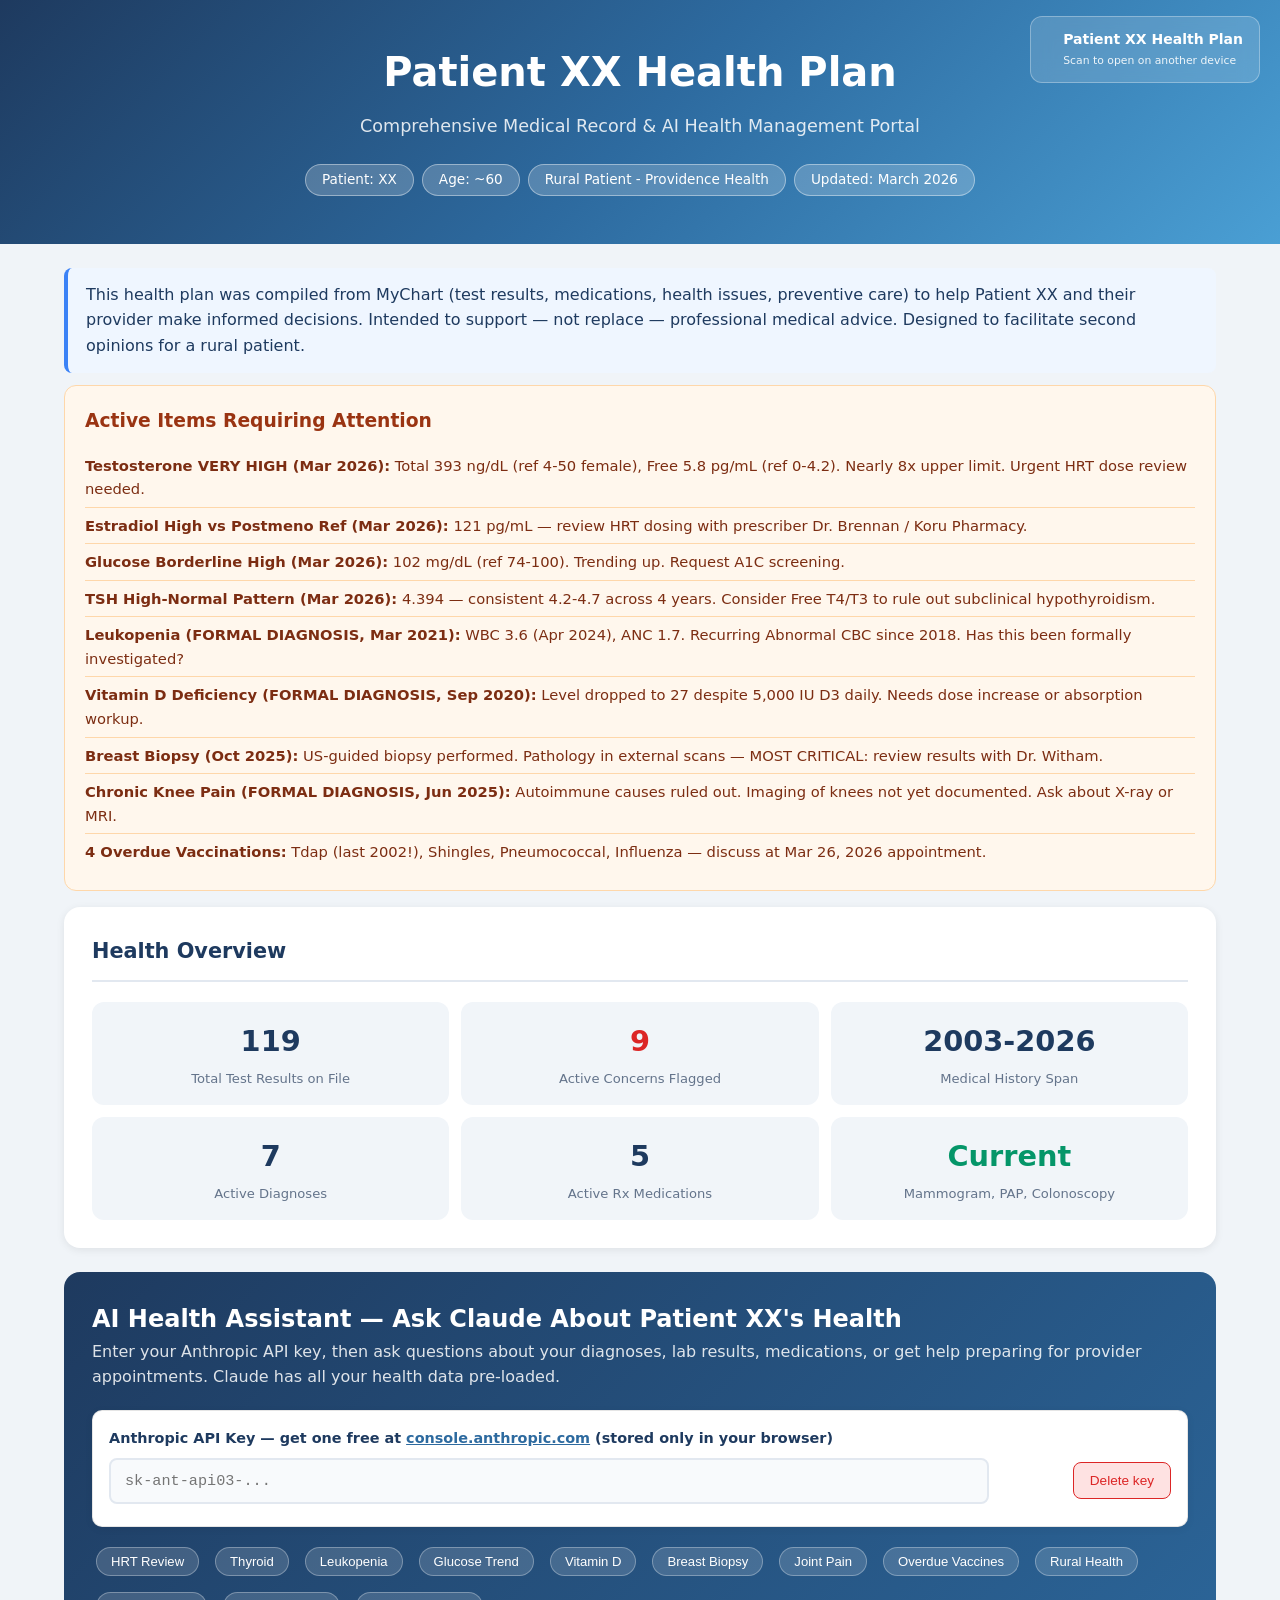
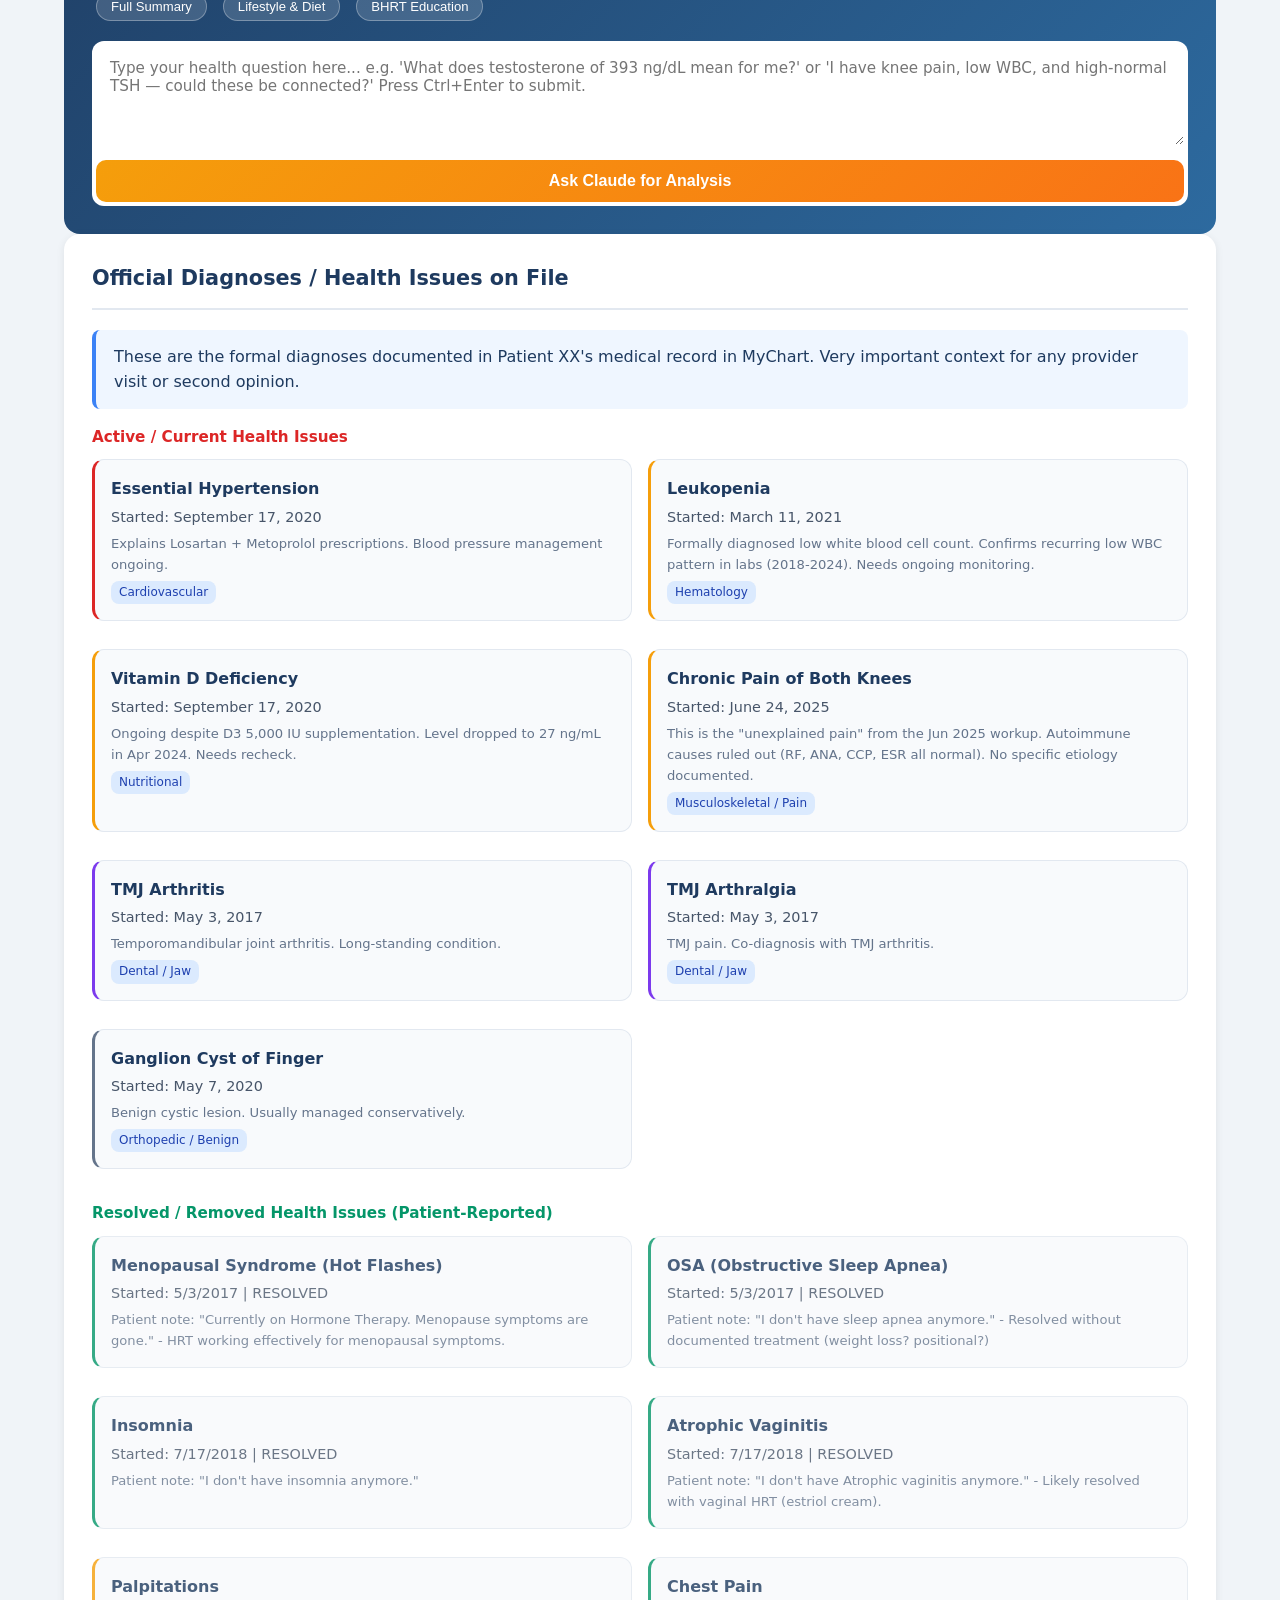
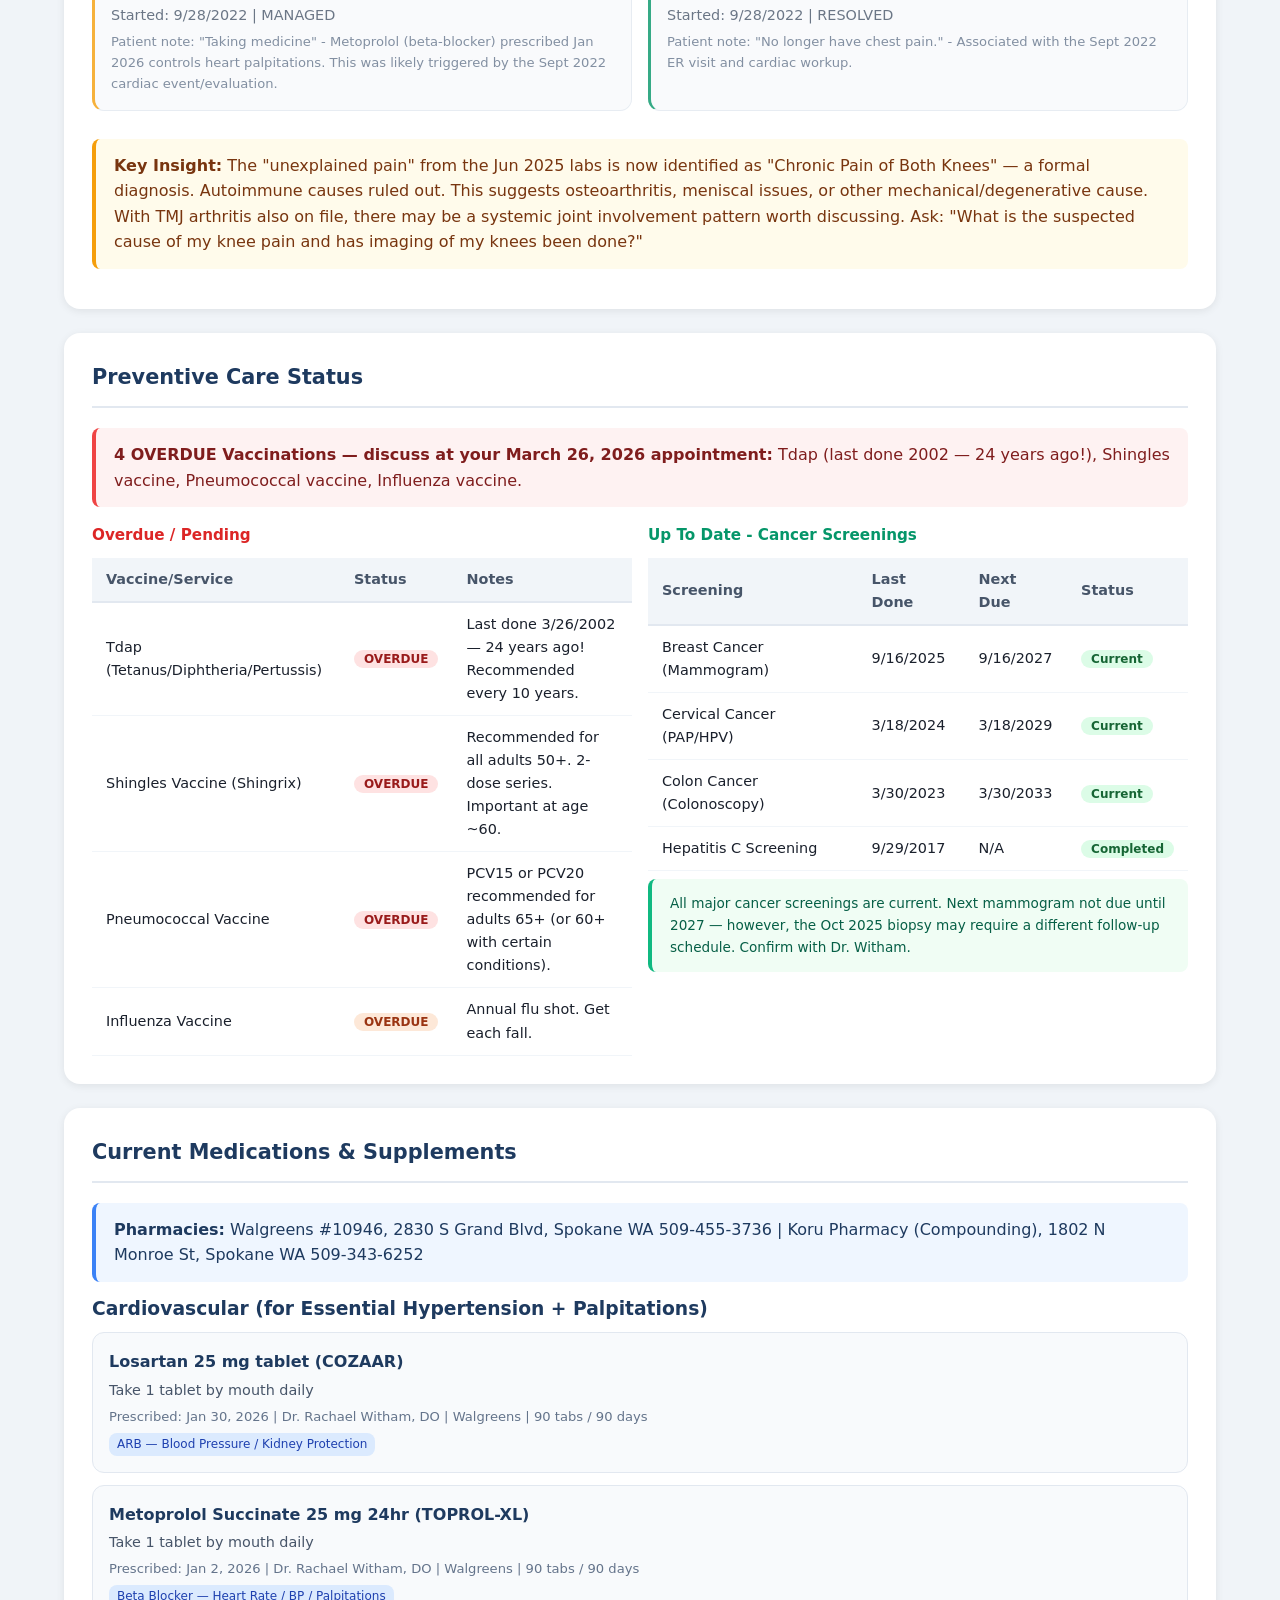
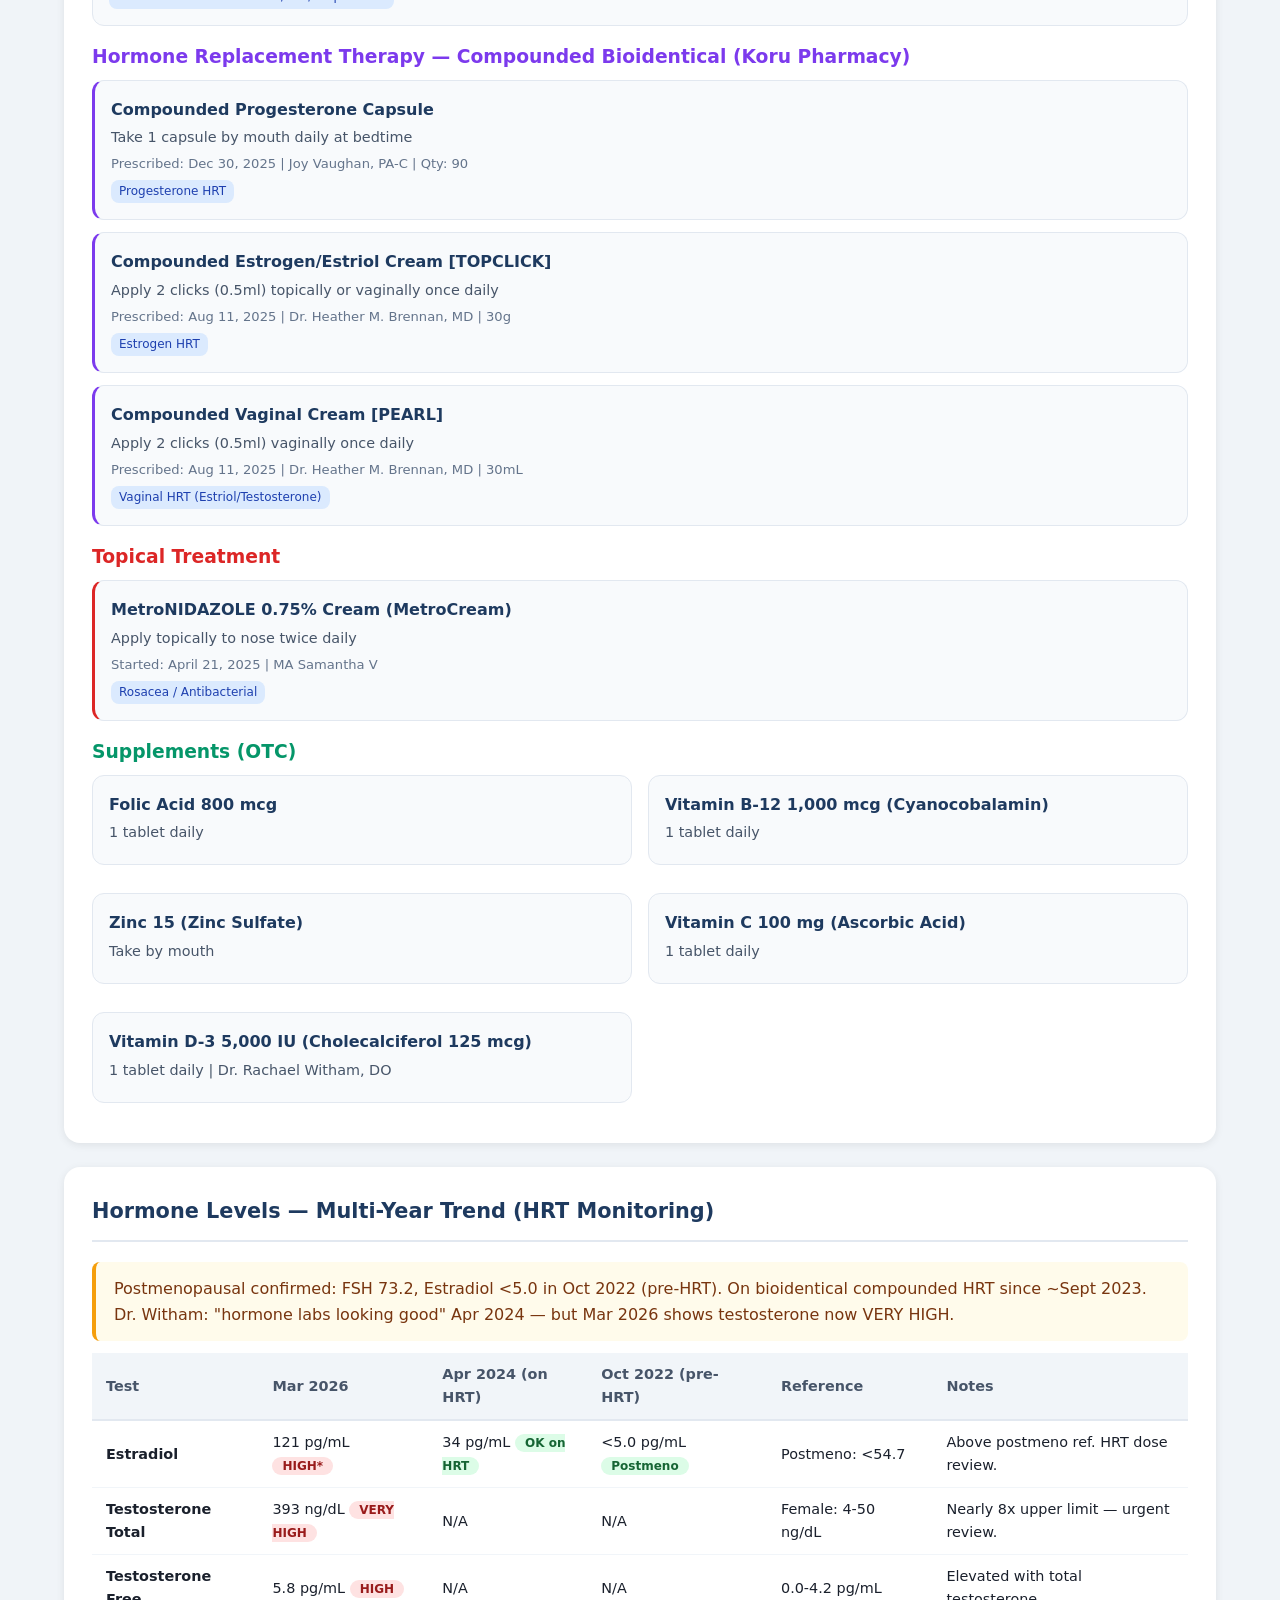
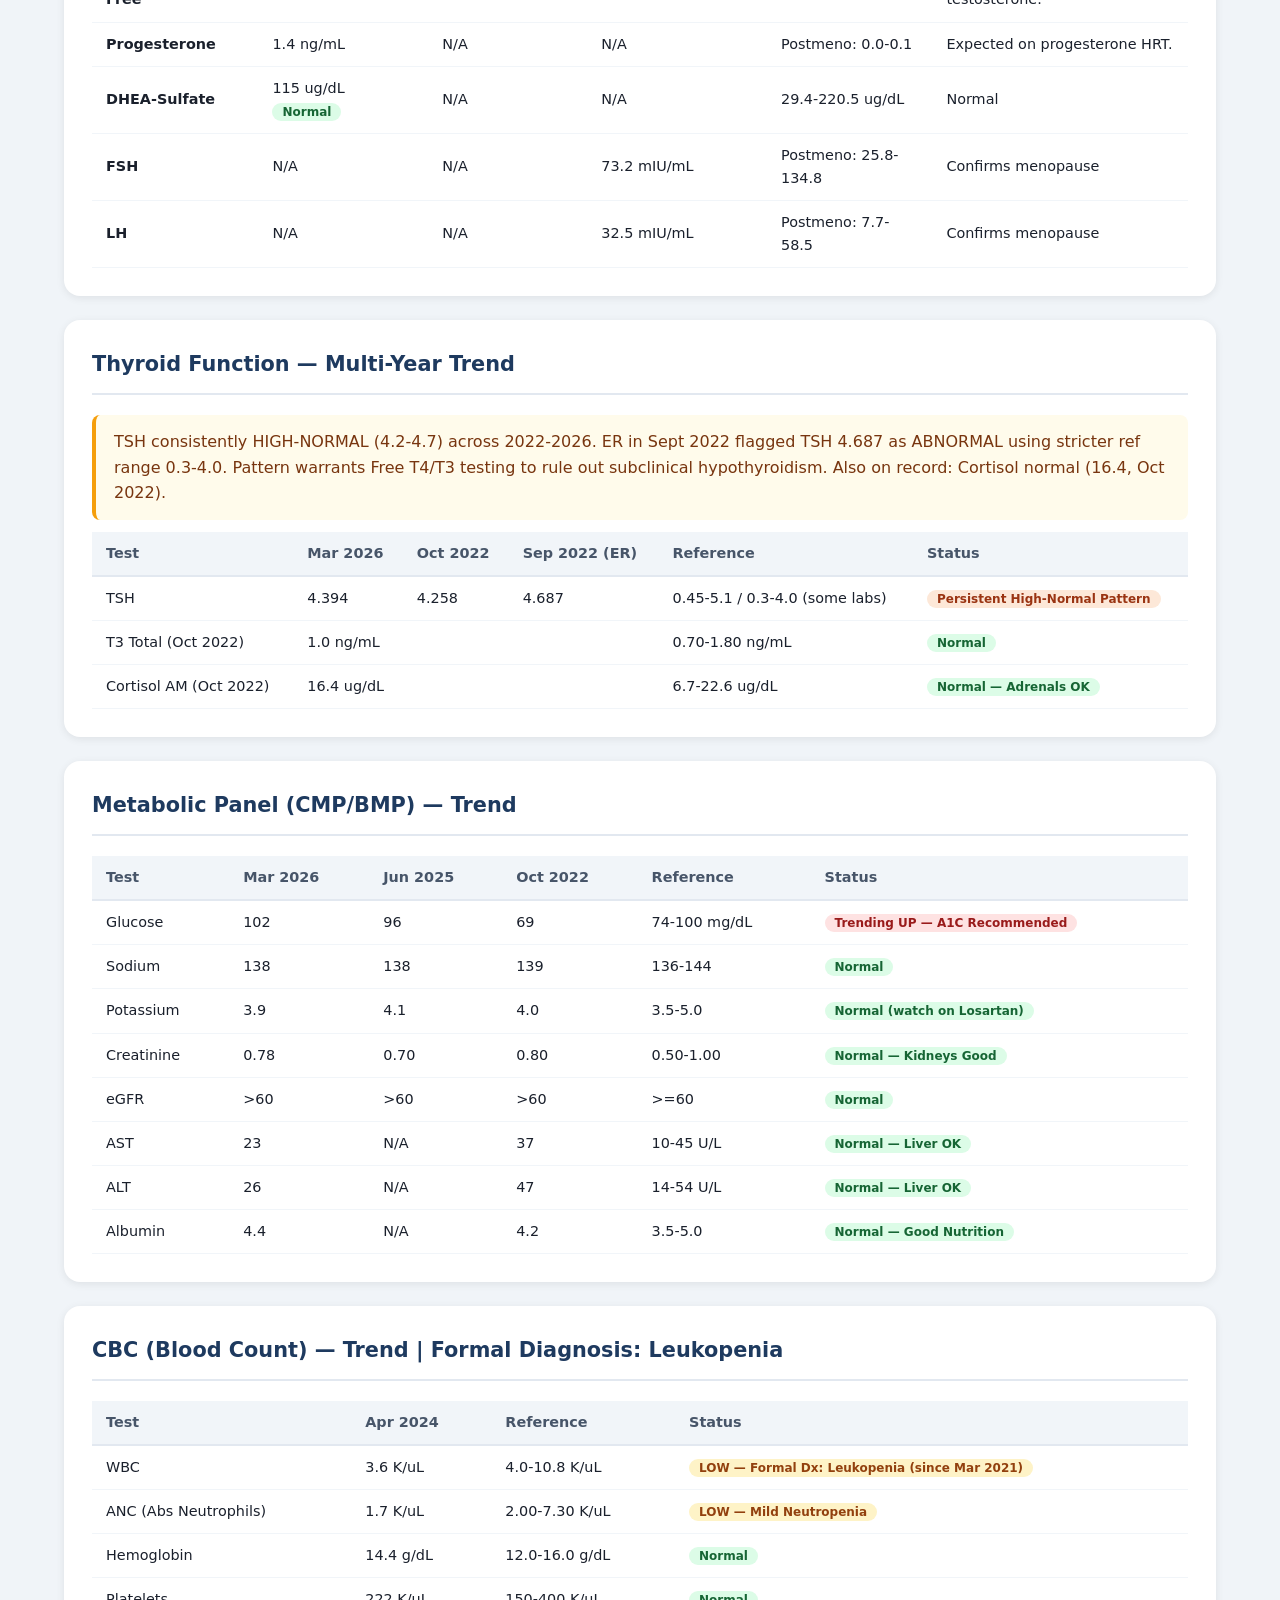
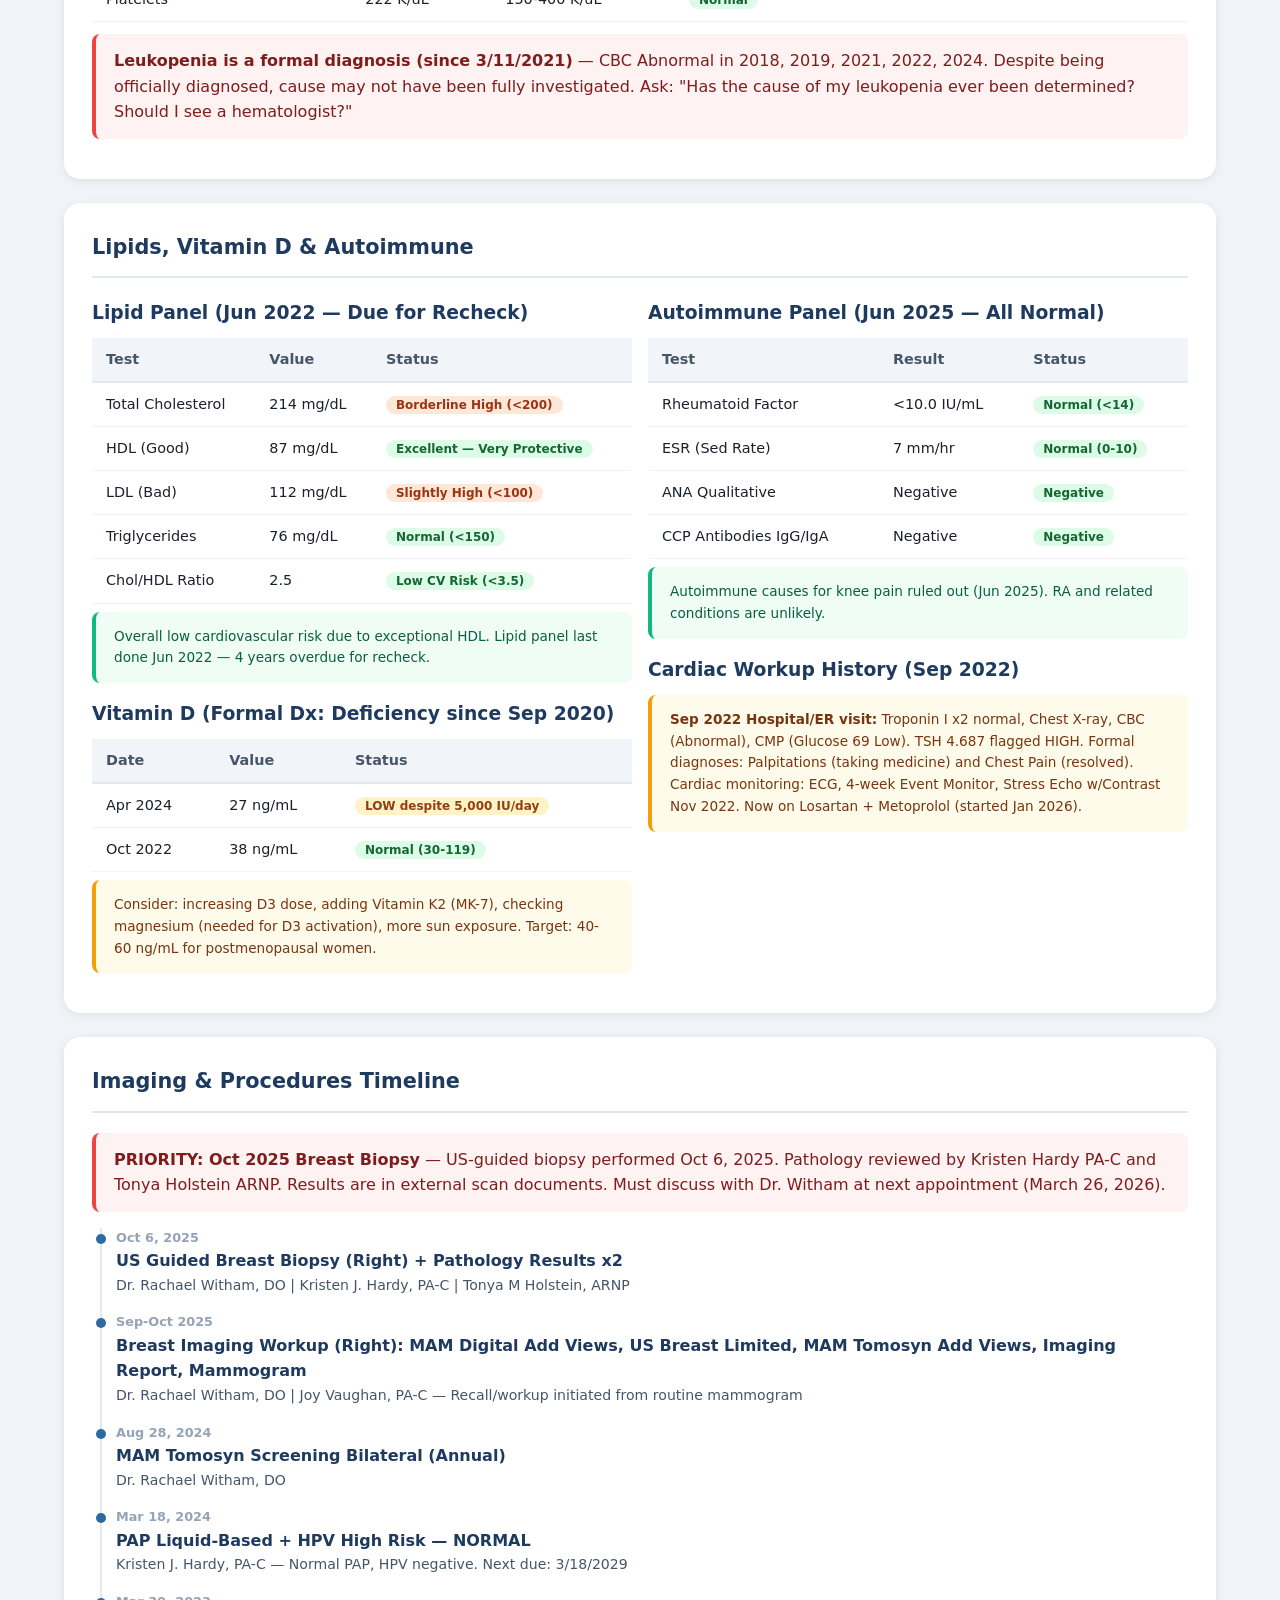
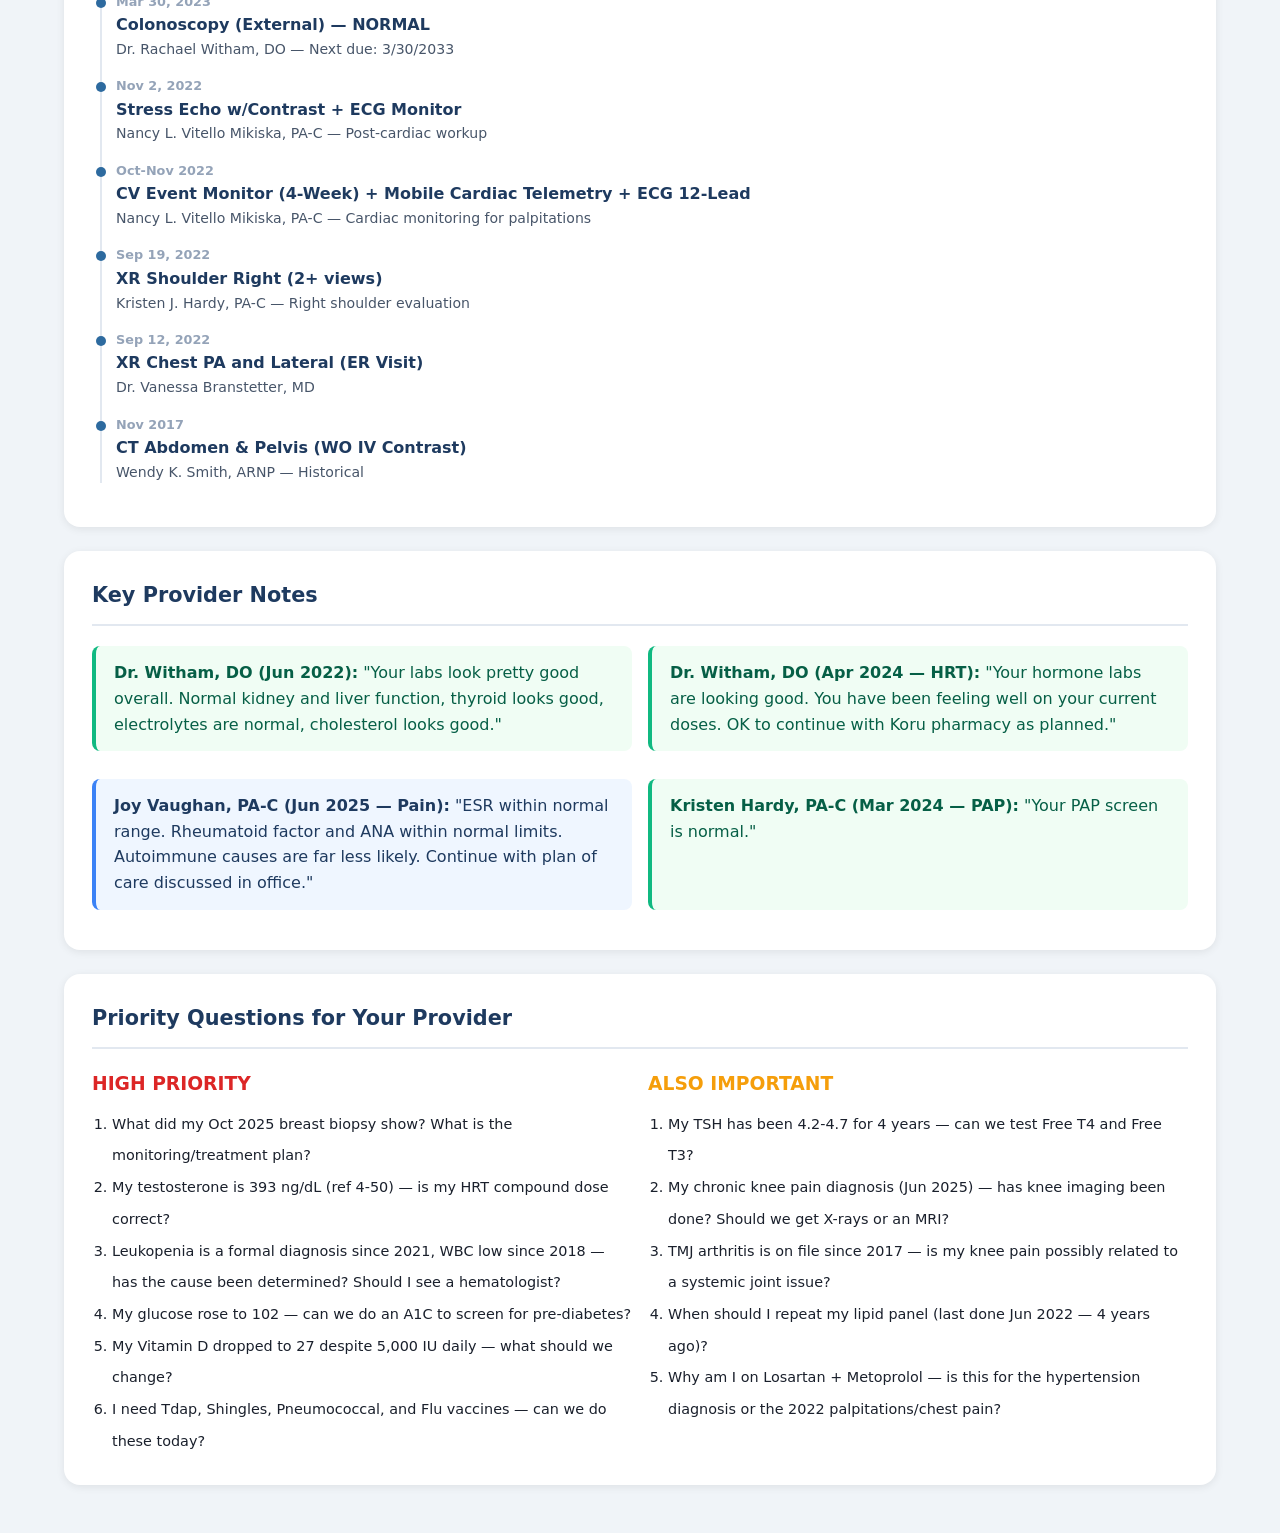
<file: patient-xx-md.html>
<!DOCTYPE html>
<html lang="en">
<head>
<meta charset="UTF-8">
<meta name="viewport" content="width=device-width, initial-scale=1.0">
<link rel="icon" type="image/svg+xml" href="RX.svg">
<title>Patient XX Health Plan</title>
<style>

*{box-sizing:border-box;margin:0;padding:0}body{font-family:'Segoe UI',system-ui,sans-serif;background:#f0f4f8;color:#1a202c;line-height:1.6}.hero{background:linear-gradient(135deg,#1e3a5f,#2d6a9f,#4a9fd4);color:white;padding:40px;text-align:center}.hero h1{font-size:2.5rem;font-weight:700;margin-bottom:8px}.hero .subtitle{font-size:1.1rem;opacity:.85}.badge{display:inline-block;background:rgba(255,255,255,.2);border:1px solid rgba(255,255,255,.4);border-radius:20px;padding:4px 16px;margin:8px 4px;font-size:.85rem}.container{max-width:1200px;margin:0 auto;padding:24px}.section{background:white;border-radius:16px;padding:28px;margin-bottom:24px;box-shadow:0 2px 8px rgba(0,0,0,.08)}.section-title{font-size:1.3rem;font-weight:700;color:#1e3a5f;border-bottom:2px solid #e2e8f0;padding-bottom:12px;margin-bottom:20px}.grid-2{display:grid;grid-template-columns:1fr 1fr;gap:16px}@media(max-width:768px){.grid-2{grid-template-columns:1fr}}.grid-3{display:grid;grid-template-columns:1fr 1fr 1fr;gap:12px}@media(max-width:768px){.grid-3{grid-template-columns:1fr}}.lab-table{width:100%;border-collapse:collapse;font-size:.9rem}.lab-table th{background:#f1f5f9;color:#475569;font-weight:600;padding:10px 14px;text-align:left;border-bottom:2px solid #e2e8f0}.lab-table td{padding:10px 14px;border-bottom:1px solid #f1f5f9}.lab-table tr:hover{background:#f8fafc}.n{background:#dcfce7;color:#166534;border-radius:12px;padding:2px 10px;font-size:.75rem;font-weight:600}.h{background:#fee2e2;color:#991b1b;border-radius:12px;padding:2px 10px;font-size:.75rem;font-weight:600}.l{background:#fef3c7;color:#92400e;border-radius:12px;padding:2px 10px;font-size:.75rem;font-weight:600}.ab{background:#fde8d8;color:#9a3412;border-radius:12px;padding:2px 10px;font-size:.75rem;font-weight:600}.mc{background:#f8fafc;border:1px solid #e2e8f0;border-radius:12px;padding:16px;margin-bottom:12px}.mc .mn{font-weight:700;color:#1e3a5f}.mc .md{color:#475569;font-size:.9rem;margin:4px 0}.mc .mm{color:#64748b;font-size:.82rem}.mc .mt{display:inline-block;background:#dbeafe;color:#1e40af;border-radius:8px;padding:2px 8px;font-size:.75rem;margin-top:6px}.ab-warn{border-left:4px solid #f59e0b;background:#fffbeb;color:#78350f;border-radius:8px;padding:14px 18px;margin-bottom:12px}.ab-info{border-left:4px solid #3b82f6;background:#eff6ff;color:#1e3a5f;border-radius:8px;padding:14px 18px;margin-bottom:12px}.ab-ok{border-left:4px solid #10b981;background:#f0fdf4;color:#065f46;border-radius:8px;padding:14px 18px;margin-bottom:12px}.ab-err{border-left:4px solid #ef4444;background:#fef2f2;color:#7f1d1d;border-radius:8px;padding:14px 18px;margin-bottom:12px}.tl{position:relative;padding-left:24px}.tl::before{content:'';position:absolute;left:8px;top:0;bottom:0;width:2px;background:#e2e8f0}.tli{position:relative;margin-bottom:16px}.tli::before{content:'';position:absolute;left:-20px;top:6px;width:10px;height:10px;border-radius:50%;background:#2d6a9f}.tli .d{font-size:.8rem;color:#94a3b8;font-weight:600}.tli .t{font-weight:600;color:#1e3a5f}.tli .dt{font-size:.88rem;color:#475569}.ai-box{background:linear-gradient(135deg,#1e3a5f,#2d6a9f);border-radius:16px;padding:28px;color:white}.ai-textarea{width:100%;border:none;outline:none;padding:14px;font-size:.95rem;resize:vertical;min-height:100px;border-radius:10px;color:#1a202c;font-family:inherit}.ai-btn{background:linear-gradient(135deg,#f59e0b,#f97316);color:white;border:none;border-radius:10px;padding:12px 28px;font-size:1rem;font-weight:700;cursor:pointer;margin-top:8px;width:100%}.ai-response{background:white;border-radius:12px;padding:20px;margin-top:16px;color:#1a202c;display:none;font-size:.95rem;line-height:1.7}.ai-response.show{display:block}.qbtn{background:rgba(255,255,255,.15);border:1px solid rgba(255,255,255,.3);color:white;border-radius:20px;padding:6px 14px;font-size:.82rem;cursor:pointer;margin:4px}.sc{background:#f1f5f9;border-radius:12px;padding:16px;text-align:center}.sc .sv{font-size:1.8rem;font-weight:800;color:#1e3a5f}.sc .sl{font-size:.82rem;color:#64748b;margin-top:4px}.kf{background:#fff7ed;border:1px solid #fed7aa;border-radius:12px;padding:20px;margin-bottom:16px}.kf h3{color:#9a3412;font-weight:700;margin-bottom:12px}.kf ul{list-style:none;padding:0}.kf li{padding:6px 0;color:#7c2d12;border-bottom:1px solid #fed7aa;font-size:.92rem}.kf li:last-child{border:none}
/* QR Code Section */
.qr-section {
  background: rgba(255,255,255,0.15);
  backdrop-filter: blur(10px);
  border: 1px solid rgba(255,255,255,0.3);
  border-radius: 12px;
  padding: 12px 16px;
  display: flex;
  align-items: center;
  gap: 12px;
}
@media(max-width:768px){
  .hero{display:flex;flex-direction:column}
  .qr-section{position:static!important;margin-top:16px;justify-content:center;order:10}
}
.qr-inner {
  display: flex;
  align-items: center;
  gap: 16px;
}
#qrcode canvas, #qrcode img {
  border-radius: 6px;
  background: white;
  padding: 4px;
}
.qr-label {
  color: rgba(255,255,255,0.9);
  font-size: 13px;
  line-height: 1.5;
  text-align: left;
}
.qr-label strong {
  font-size: 14px;
  color: white;
}
@keyframes spin{to{transform:rotate(360deg)}}

</style>
</head>
<body>
<div class="hero" style="position:relative;">
  <div class="qr-section" style="position:absolute;top:16px;right:20px;">
    <div class="qr-inner">
      <div id="qrcode"></div>
      <div class="qr-label">
        <strong>Patient XX Health Plan</strong><br>
        <small>Scan to open on another device</small>
      </div>
    </div>
  </div>
  <h1>Patient XX Health Plan</h1>
  <div class="subtitle">Comprehensive Medical Record &amp; AI Health Management Portal</div>
  <div style="margin-top:16px"><span class="badge">Patient: XX</span><span class="badge">Age: ~60</span><span class="badge">Rural Patient - Providence Health</span><span class="badge">Updated: March 2026</span></div>
</div>
<div class="container">
<div class="ab-info">This health plan was compiled from MyChart (test results, medications, health issues, preventive care) to help Patient XX and their provider make informed decisions. Intended to support — not replace — professional medical advice. Designed to facilitate second opinions for a rural patient.</div><div class="kf"><h3>Active Items Requiring Attention</h3><ul>
<li><strong>Testosterone VERY HIGH (Mar 2026):</strong> Total 393 ng/dL (ref 4-50 female), Free 5.8 pg/mL (ref 0-4.2). Nearly 8x upper limit. Urgent HRT dose review needed.</li>
<li><strong>Estradiol High vs Postmeno Ref (Mar 2026):</strong> 121 pg/mL — review HRT dosing with prescriber Dr. Brennan / Koru Pharmacy.</li>
<li><strong>Glucose Borderline High (Mar 2026):</strong> 102 mg/dL (ref 74-100). Trending up. Request A1C screening.</li>
<li><strong>TSH High-Normal Pattern (Mar 2026):</strong> 4.394 — consistent 4.2-4.7 across 4 years. Consider Free T4/T3 to rule out subclinical hypothyroidism.</li>
<li><strong>Leukopenia (FORMAL DIAGNOSIS, Mar 2021):</strong> WBC 3.6 (Apr 2024), ANC 1.7. Recurring Abnormal CBC since 2018. Has this been formally investigated?</li>
<li><strong>Vitamin D Deficiency (FORMAL DIAGNOSIS, Sep 2020):</strong> Level dropped to 27 despite 5,000 IU D3 daily. Needs dose increase or absorption workup.</li>
<li><strong>Breast Biopsy (Oct 2025):</strong> US-guided biopsy performed. Pathology in external scans — MOST CRITICAL: review results with Dr. Witham.</li>
<li><strong>Chronic Knee Pain (FORMAL DIAGNOSIS, Jun 2025):</strong> Autoimmune causes ruled out. Imaging of knees not yet documented. Ask about X-ray or MRI.</li>
<li><strong>4 Overdue Vaccinations:</strong> Tdap (last 2002!), Shingles, Pneumococcal, Influenza — discuss at Mar 26, 2026 appointment.</li>
</ul></div><div class="section"><div class="section-title">Health Overview</div>
<div class="grid-3">
<div class="sc"><div class="sv">119</div><div class="sl">Total Test Results on File</div></div>
<div class="sc"><div class="sv" style="color:#dc2626">9</div><div class="sl">Active Concerns Flagged</div></div>
<div class="sc"><div class="sv">2003-2026</div><div class="sl">Medical History Span</div></div>
<div class="sc"><div class="sv">7</div><div class="sl">Active Diagnoses</div></div>
<div class="sc"><div class="sv">5</div><div class="sl">Active Rx Medications</div></div>
<div class="sc"><div class="sv" style="color:#059669">Current</div><div class="sl">Mammogram, PAP, Colonoscopy</div></div>
</div></div><div class="ai-box">
<h2>AI Health Assistant — Ask Claude About Patient XX's Health</h2>
<p style="opacity:.85;margin-bottom:20px">Enter your Anthropic API key, then ask questions about your diagnoses, lab results, medications, or get help preparing for provider appointments. Claude has all your health data pre-loaded.</p>
<div class="api-key-box" style="margin-bottom:16px;background:white;border-radius:10px;padding:16px;border:1px solid rgba(0,0,0,.1);box-shadow:0 2px 8px rgba(0,0,0,.06)">
<label for="apiKey" style="font-size:.9rem;color:#1e3a5f;display:block;margin-bottom:8px;font-weight:600">Anthropic API Key — get one free at <a href="https://console.anthropic.com" target="_blank" rel="noopener" style="color:#2d6a9f;text-decoration:underline">console.anthropic.com</a> (stored only in your browser)</label>
<div style="display:flex;gap:8px;align-items:center;flex-wrap:wrap">
<input type="password" id="apiKey" placeholder="sk-ant-api03-..." autocomplete="off" style="flex:1;min-width:200px;padding:12px 14px;border-radius:8px;border:2px solid #e2e8f0;font-size:.95rem;color:#1a202c;background:#f8fafc;font-family:monospace" aria-label="API Key">
<button type="button" id="apiKeyToggle" style="padding:10px 16px;border-radius:8px;border:1px solid rgba(255,255,255,.3);background:rgba(255,255,255,.2);color:white;font-size:.85rem;cursor:pointer;white-space:nowrap">Show</button>
<button type="button" id="apiKeyDelete" style="padding:10px 16px;border-radius:8px;border:1px solid #dc2626;background:#fee2e2;color:#dc2626;font-size:.85rem;cursor:pointer">Delete key</button>
</div>
<span id="apiKeyStatus" style="font-size:.8rem;color:#dc2626;margin-top:6px;display:block"></span>
</div>
<div style="display:flex;flex-wrap:wrap;gap:8px;margin-bottom:16px">
<button class="qbtn" onclick="sq('What do my most recent hormone levels mean for my HRT dosing?')">HRT Review</button>
<button class="qbtn" onclick="sq('My TSH has been 4.2-4.7 for years. Could I have subclinical hypothyroidism?')">Thyroid</button>
<button class="qbtn" onclick="sq('I have a formal diagnosis of leukopenia since 2021 with WBC low since 2018. What could cause this?')">Leukopenia</button>
<button class="qbtn" onclick="sq('My glucose rose from 96 to 102. Should I be concerned about diabetes risk?')">Glucose Trend</button>
<button class="qbtn" onclick="sq('My Vitamin D dropped to 27 despite 5,000 IU daily. What should I do?')">Vitamin D</button>
<button class="qbtn" onclick="sq('I had a breast biopsy in Oct 2025. What follow-up questions should I ask my doctor?')">Breast Biopsy</button>
<button class="qbtn" onclick="sq('I have chronic knee pain and TMJ arthritis. Could these be related? What could be causing both?')">Joint Pain</button>
<button class="qbtn" onclick="sq('What vaccines am I overdue for and why are they important at age 60?')">Overdue Vaccines</button>
<button class="qbtn" onclick="sq('I am a rural patient with limited specialist access. What telehealth and second opinion options should I know about?')">Rural Health</button>
<button class="qbtn" onclick="sq('Can you give me a complete summary of my most important health priorities and what to discuss at my next appointment?')">Full Summary</button>
<button class="qbtn" onclick="sq('What lifestyle changes, supplements, and diet modifications would help my specific health issues?')">Lifestyle &amp; Diet</button>
<button class="qbtn" onclick="sq('What are the most important things to know about bioidentical compounded HRT and monitoring at my age?')">BHRT Education</button>
</div>
<div style="background:white;border-radius:12px;padding:4px">
<textarea class="ai-textarea" id="aiQ" placeholder="Type your health question here... e.g. 'What does testosterone of 393 ng/dL mean for me?' or 'I have knee pain, low WBC, and high-normal TSH — could these be connected?' Press Ctrl+Enter to submit."></textarea>
<button class="ai-btn" onclick="askC()">Ask Claude for Analysis</button>
</div>
<div id="loading" style="display:none;text-align:center;color:rgba(255,255,255,.9);padding:20px;font-size:1rem"><span style="display:inline-block;width:20px;height:20px;border:2px solid rgba(255,255,255,.4);border-top-color:white;border-radius:50%;animation:spin .8s linear infinite;vertical-align:middle;margin-right:10px"></span>Analyzing your complete health record with Claude...</div>
<div class="ai-response" id="aiR"></div>
</div><div class="section"><div class="section-title">Official Diagnoses / Health Issues on File</div>
<div class="ab-info" style="margin-bottom:16px">These are the formal diagnoses documented in Patient XX's medical record in MyChart. Very important context for any provider visit or second opinion.</div>

<h3 style="color:#dc2626;margin-bottom:10px;font-size:.95rem">Active / Current Health Issues</h3>
<div class="grid-2">
<div class="mc" style="border-left:3px solid #dc2626"><div class="mn">Essential Hypertension</div><div class="md">Started: September 17, 2020</div><div class="mm">Explains Losartan + Metoprolol prescriptions. Blood pressure management ongoing.</div><span class="mt">Cardiovascular</span></div>
<div class="mc" style="border-left:3px solid #f59e0b"><div class="mn">Leukopenia</div><div class="md">Started: March 11, 2021</div><div class="mm">Formally diagnosed low white blood cell count. Confirms recurring low WBC pattern in labs (2018-2024). Needs ongoing monitoring.</div><span class="mt">Hematology</span></div>
<div class="mc" style="border-left:3px solid #f59e0b"><div class="mn">Vitamin D Deficiency</div><div class="md">Started: September 17, 2020</div><div class="mm">Ongoing despite D3 5,000 IU supplementation. Level dropped to 27 ng/mL in Apr 2024. Needs recheck.</div><span class="mt">Nutritional</span></div>
<div class="mc" style="border-left:3px solid #f59e0b"><div class="mn">Chronic Pain of Both Knees</div><div class="md">Started: June 24, 2025</div><div class="mm">This is the "unexplained pain" from the Jun 2025 workup. Autoimmune causes ruled out (RF, ANA, CCP, ESR all normal). No specific etiology documented.</div><span class="mt">Musculoskeletal / Pain</span></div>
<div class="mc" style="border-left:3px solid #7c3aed"><div class="mn">TMJ Arthritis</div><div class="md">Started: May 3, 2017</div><div class="mm">Temporomandibular joint arthritis. Long-standing condition.</div><span class="mt">Dental / Jaw</span></div>
<div class="mc" style="border-left:3px solid #7c3aed"><div class="mn">TMJ Arthralgia</div><div class="md">Started: May 3, 2017</div><div class="mm">TMJ pain. Co-diagnosis with TMJ arthritis.</div><span class="mt">Dental / Jaw</span></div>
<div class="mc" style="border-left:3px solid #64748b"><div class="mn">Ganglion Cyst of Finger</div><div class="md">Started: May 7, 2020</div><div class="mm">Benign cystic lesion. Usually managed conservatively.</div><span class="mt">Orthopedic / Benign</span></div>
</div>

<h3 style="color:#059669;margin:20px 0 10px;font-size:.95rem">Resolved / Removed Health Issues (Patient-Reported)</h3>
<div class="grid-2">
<div class="mc" style="opacity:.8;border-left:3px solid #059669"><div class="mn">Menopausal Syndrome (Hot Flashes)</div><div class="md">Started: 5/3/2017 | RESOLVED</div><div class="mm">Patient note: "Currently on Hormone Therapy. Menopause symptoms are gone." - HRT working effectively for menopausal symptoms.</div></div>
<div class="mc" style="opacity:.8;border-left:3px solid #059669"><div class="mn">OSA (Obstructive Sleep Apnea)</div><div class="md">Started: 5/3/2017 | RESOLVED</div><div class="mm">Patient note: "I don't have sleep apnea anymore." - Resolved without documented treatment (weight loss? positional?)</div></div>
<div class="mc" style="opacity:.8;border-left:3px solid #059669"><div class="mn">Insomnia</div><div class="md">Started: 7/17/2018 | RESOLVED</div><div class="mm">Patient note: "I don't have insomnia anymore."</div></div>
<div class="mc" style="opacity:.8;border-left:3px solid #059669"><div class="mn">Atrophic Vaginitis</div><div class="md">Started: 7/17/2018 | RESOLVED</div><div class="mm">Patient note: "I don't have Atrophic vaginitis anymore." - Likely resolved with vaginal HRT (estriol cream).</div></div>
<div class="mc" style="opacity:.8;border-left:3px solid #f59e0b"><div class="mn">Palpitations</div><div class="md">Started: 9/28/2022 | MANAGED</div><div class="mm">Patient note: "Taking medicine" - Metoprolol (beta-blocker) prescribed Jan 2026 controls heart palpitations. This was likely triggered by the Sept 2022 cardiac event/evaluation.</div></div>
<div class="mc" style="opacity:.8;border-left:3px solid #059669"><div class="mn">Chest Pain</div><div class="md">Started: 9/28/2022 | RESOLVED</div><div class="mm">Patient note: "No longer have chest pain." - Associated with the Sept 2022 ER visit and cardiac workup.</div></div>
</div>

<div class="ab-warn" style="margin-top:16px"><strong>Key Insight:</strong> The "unexplained pain" from the Jun 2025 labs is now identified as "Chronic Pain of Both Knees" — a formal diagnosis. Autoimmune causes ruled out. This suggests osteoarthritis, meniscal issues, or other mechanical/degenerative cause. With TMJ arthritis also on file, there may be a systemic joint involvement pattern worth discussing. Ask: "What is the suspected cause of my knee pain and has imaging of my knees been done?"</div>
</div><div class="section"><div class="section-title">Preventive Care Status</div>
<div class="ab-err" style="margin-bottom:16px"><strong>4 OVERDUE Vaccinations — discuss at your March 26, 2026 appointment:</strong> Tdap (last done 2002 — 24 years ago!), Shingles vaccine, Pneumococcal vaccine, Influenza vaccine.</div>

<div class="grid-2">
<div>
<h3 style="color:#dc2626;margin-bottom:10px;font-size:.95rem">Overdue / Pending</h3>
<table class="lab-table"><thead><tr><th>Vaccine/Service</th><th>Status</th><th>Notes</th></tr></thead><tbody>
<tr><td>Tdap (Tetanus/Diphtheria/Pertussis)</td><td><span class="h">OVERDUE</span></td><td>Last done 3/26/2002 — 24 years ago! Recommended every 10 years.</td></tr>
<tr><td>Shingles Vaccine (Shingrix)</td><td><span class="h">OVERDUE</span></td><td>Recommended for all adults 50+. 2-dose series. Important at age ~60.</td></tr>
<tr><td>Pneumococcal Vaccine</td><td><span class="h">OVERDUE</span></td><td>PCV15 or PCV20 recommended for adults 65+ (or 60+ with certain conditions).</td></tr>
<tr><td>Influenza Vaccine</td><td><span class="ab">OVERDUE</span></td><td>Annual flu shot. Get each fall.</td></tr>
</tbody></table>
</div>
<div>
<h3 style="color:#059669;margin-bottom:10px;font-size:.95rem">Up To Date - Cancer Screenings</h3>
<table class="lab-table"><thead><tr><th>Screening</th><th>Last Done</th><th>Next Due</th><th>Status</th></tr></thead><tbody>
<tr><td>Breast Cancer (Mammogram)</td><td>9/16/2025</td><td>9/16/2027</td><td><span class="n">Current</span></td></tr>
<tr><td>Cervical Cancer (PAP/HPV)</td><td>3/18/2024</td><td>3/18/2029</td><td><span class="n">Current</span></td></tr>
<tr><td>Colon Cancer (Colonoscopy)</td><td>3/30/2023</td><td>3/30/2033</td><td><span class="n">Current</span></td></tr>
<tr><td>Hepatitis C Screening</td><td>9/29/2017</td><td>N/A</td><td><span class="n">Completed</span></td></tr>
</tbody></table>
<div class="ab-ok" style="margin-top:8px;font-size:.85rem">All major cancer screenings are current. Next mammogram not due until 2027 — however, the Oct 2025 biopsy may require a different follow-up schedule. Confirm with Dr. Witham.</div>
</div>
</div></div><div class="section"><div class="section-title">Current Medications &amp; Supplements</div>
<div class="ab-info"><strong>Pharmacies:</strong> Walgreens #10946, 2830 S Grand Blvd, Spokane WA 509-455-3736 | Koru Pharmacy (Compounding), 1802 N Monroe St, Spokane WA 509-343-6252</div>
<h3 style="color:#1e3a5f;margin:12px 0 8px">Cardiovascular (for Essential Hypertension + Palpitations)</h3>
<div class="mc"><div class="mn">Losartan 25 mg tablet (COZAAR)</div><div class="md">Take 1 tablet by mouth daily</div><div class="mm">Prescribed: Jan 30, 2026 | Dr. Rachael Witham, DO | Walgreens | 90 tabs / 90 days</div><span class="mt">ARB — Blood Pressure / Kidney Protection</span></div>
<div class="mc"><div class="mn">Metoprolol Succinate 25 mg 24hr (TOPROL-XL)</div><div class="md">Take 1 tablet by mouth daily</div><div class="mm">Prescribed: Jan 2, 2026 | Dr. Rachael Witham, DO | Walgreens | 90 tabs / 90 days</div><span class="mt">Beta Blocker — Heart Rate / BP / Palpitations</span></div>
<h3 style="color:#7c3aed;margin:16px 0 8px">Hormone Replacement Therapy — Compounded Bioidentical (Koru Pharmacy)</h3>
<div class="mc" style="border-left:3px solid #7c3aed"><div class="mn">Compounded Progesterone Capsule</div><div class="md">Take 1 capsule by mouth daily at bedtime</div><div class="mm">Prescribed: Dec 30, 2025 | Joy Vaughan, PA-C | Qty: 90</div><span class="mt">Progesterone HRT</span></div>
<div class="mc" style="border-left:3px solid #7c3aed"><div class="mn">Compounded Estrogen/Estriol Cream [TOPCLICK]</div><div class="md">Apply 2 clicks (0.5ml) topically or vaginally once daily</div><div class="mm">Prescribed: Aug 11, 2025 | Dr. Heather M. Brennan, MD | 30g</div><span class="mt">Estrogen HRT</span></div>
<div class="mc" style="border-left:3px solid #7c3aed"><div class="mn">Compounded Vaginal Cream [PEARL]</div><div class="md">Apply 2 clicks (0.5ml) vaginally once daily</div><div class="mm">Prescribed: Aug 11, 2025 | Dr. Heather M. Brennan, MD | 30mL</div><span class="mt">Vaginal HRT (Estriol/Testosterone)</span></div>
<h3 style="color:#dc2626;margin:16px 0 8px">Topical Treatment</h3>
<div class="mc" style="border-left:3px solid #dc2626"><div class="mn">MetroNIDAZOLE 0.75% Cream (MetroCream)</div><div class="md">Apply topically to nose twice daily</div><div class="mm">Started: April 21, 2025 | MA Samantha V</div><span class="mt">Rosacea / Antibacterial</span></div>
<h3 style="color:#059669;margin:16px 0 8px">Supplements (OTC)</h3>
<div class="grid-2">
<div class="mc"><div class="mn">Folic Acid 800 mcg</div><div class="md">1 tablet daily</div></div>
<div class="mc"><div class="mn">Vitamin B-12 1,000 mcg (Cyanocobalamin)</div><div class="md">1 tablet daily</div></div>
<div class="mc"><div class="mn">Zinc 15 (Zinc Sulfate)</div><div class="md">Take by mouth</div></div>
<div class="mc"><div class="mn">Vitamin C 100 mg (Ascorbic Acid)</div><div class="md">1 tablet daily</div></div>
<div class="mc"><div class="mn">Vitamin D-3 5,000 IU (Cholecalciferol 125 mcg)</div><div class="md">1 tablet daily | Dr. Rachael Witham, DO</div></div>
</div></div><div class="section"><div class="section-title">Hormone Levels — Multi-Year Trend (HRT Monitoring)</div>
<div class="ab-warn">Postmenopausal confirmed: FSH 73.2, Estradiol &lt;5.0 in Oct 2022 (pre-HRT). On bioidentical compounded HRT since ~Sept 2023. Dr. Witham: "hormone labs looking good" Apr 2024 — but Mar 2026 shows testosterone now VERY HIGH.</div>
<table class="lab-table" style="margin-top:12px"><thead><tr><th>Test</th><th>Mar 2026</th><th>Apr 2024 (on HRT)</th><th>Oct 2022 (pre-HRT)</th><th>Reference</th><th>Notes</th></tr></thead><tbody>
<tr><td><strong>Estradiol</strong></td><td>121 pg/mL <span class="h">HIGH*</span></td><td>34 pg/mL <span class="n">OK on HRT</span></td><td>&lt;5.0 pg/mL <span class="n">Postmeno</span></td><td>Postmeno: &lt;54.7</td><td>Above postmeno ref. HRT dose review.</td></tr>
<tr><td><strong>Testosterone Total</strong></td><td>393 ng/dL <span class="h">VERY HIGH</span></td><td>N/A</td><td>N/A</td><td>Female: 4-50 ng/dL</td><td>Nearly 8x upper limit — urgent review.</td></tr>
<tr><td><strong>Testosterone Free</strong></td><td>5.8 pg/mL <span class="h">HIGH</span></td><td>N/A</td><td>N/A</td><td>0.0-4.2 pg/mL</td><td>Elevated with total testosterone.</td></tr>
<tr><td><strong>Progesterone</strong></td><td>1.4 ng/mL</td><td>N/A</td><td>N/A</td><td>Postmeno: 0.0-0.1</td><td>Expected on progesterone HRT.</td></tr>
<tr><td><strong>DHEA-Sulfate</strong></td><td>115 ug/dL <span class="n">Normal</span></td><td>N/A</td><td>N/A</td><td>29.4-220.5 ug/dL</td><td>Normal</td></tr>
<tr><td><strong>FSH</strong></td><td>N/A</td><td>N/A</td><td>73.2 mIU/mL</td><td>Postmeno: 25.8-134.8</td><td>Confirms menopause</td></tr>
<tr><td><strong>LH</strong></td><td>N/A</td><td>N/A</td><td>32.5 mIU/mL</td><td>Postmeno: 7.7-58.5</td><td>Confirms menopause</td></tr>
</tbody></table></div><div class="section"><div class="section-title">Thyroid Function — Multi-Year Trend</div>
<div class="ab-warn">TSH consistently HIGH-NORMAL (4.2-4.7) across 2022-2026. ER in Sept 2022 flagged TSH 4.687 as ABNORMAL using stricter ref range 0.3-4.0. Pattern warrants Free T4/T3 testing to rule out subclinical hypothyroidism. Also on record: Cortisol normal (16.4, Oct 2022).</div>
<table class="lab-table" style="margin-top:12px"><thead><tr><th>Test</th><th>Mar 2026</th><th>Oct 2022</th><th>Sep 2022 (ER)</th><th>Reference</th><th>Status</th></tr></thead><tbody>
<tr><td>TSH</td><td>4.394</td><td>4.258</td><td>4.687</td><td>0.45-5.1 / 0.3-4.0 (some labs)</td><td><span class="ab">Persistent High-Normal Pattern</span></td></tr>
<tr><td>T3 Total (Oct 2022)</td><td colspan="3">1.0 ng/mL</td><td>0.70-1.80 ng/mL</td><td><span class="n">Normal</span></td></tr>
<tr><td>Cortisol AM (Oct 2022)</td><td colspan="3">16.4 ug/dL</td><td>6.7-22.6 ug/dL</td><td><span class="n">Normal — Adrenals OK</span></td></tr>
</tbody></table></div><div class="section"><div class="section-title">Metabolic Panel (CMP/BMP) — Trend</div>
<table class="lab-table"><thead><tr><th>Test</th><th>Mar 2026</th><th>Jun 2025</th><th>Oct 2022</th><th>Reference</th><th>Status</th></tr></thead><tbody>
<tr><td>Glucose</td><td>102</td><td>96</td><td>69</td><td>74-100 mg/dL</td><td><span class="h">Trending UP — A1C Recommended</span></td></tr>
<tr><td>Sodium</td><td>138</td><td>138</td><td>139</td><td>136-144</td><td><span class="n">Normal</span></td></tr>
<tr><td>Potassium</td><td>3.9</td><td>4.1</td><td>4.0</td><td>3.5-5.0</td><td><span class="n">Normal (watch on Losartan)</span></td></tr>
<tr><td>Creatinine</td><td>0.78</td><td>0.70</td><td>0.80</td><td>0.50-1.00</td><td><span class="n">Normal — Kidneys Good</span></td></tr>
<tr><td>eGFR</td><td>&gt;60</td><td>&gt;60</td><td>&gt;60</td><td>&gt;=60</td><td><span class="n">Normal</span></td></tr>
<tr><td>AST</td><td>23</td><td>N/A</td><td>37</td><td>10-45 U/L</td><td><span class="n">Normal — Liver OK</span></td></tr>
<tr><td>ALT</td><td>26</td><td>N/A</td><td>47</td><td>14-54 U/L</td><td><span class="n">Normal — Liver OK</span></td></tr>
<tr><td>Albumin</td><td>4.4</td><td>N/A</td><td>4.2</td><td>3.5-5.0</td><td><span class="n">Normal — Good Nutrition</span></td></tr>
</tbody></table></div><div class="section"><div class="section-title">CBC (Blood Count) — Trend | Formal Diagnosis: Leukopenia</div>
<table class="lab-table"><thead><tr><th>Test</th><th>Apr 2024</th><th>Reference</th><th>Status</th></tr></thead><tbody>
<tr><td>WBC</td><td>3.6 K/uL</td><td>4.0-10.8 K/uL</td><td><span class="l">LOW — Formal Dx: Leukopenia (since Mar 2021)</span></td></tr>
<tr><td>ANC (Abs Neutrophils)</td><td>1.7 K/uL</td><td>2.00-7.30 K/uL</td><td><span class="l">LOW — Mild Neutropenia</span></td></tr>
<tr><td>Hemoglobin</td><td>14.4 g/dL</td><td>12.0-16.0 g/dL</td><td><span class="n">Normal</span></td></tr>
<tr><td>Platelets</td><td>222 K/uL</td><td>150-400 K/uL</td><td><span class="n">Normal</span></td></tr>
</tbody></table>
<div class="ab-err" style="margin-top:12px"><strong>Leukopenia is a formal diagnosis (since 3/11/2021)</strong> — CBC Abnormal in 2018, 2019, 2021, 2022, 2024. Despite being officially diagnosed, cause may not have been fully investigated. Ask: "Has the cause of my leukopenia ever been determined? Should I see a hematologist?"</div></div><div class="section"><div class="section-title">Lipids, Vitamin D &amp; Autoimmune</div>
<div class="grid-2">
<div>
<h3 style="color:#1e3a5f;margin-bottom:10px">Lipid Panel (Jun 2022 — Due for Recheck)</h3>
<table class="lab-table"><thead><tr><th>Test</th><th>Value</th><th>Status</th></tr></thead><tbody>
<tr><td>Total Cholesterol</td><td>214 mg/dL</td><td><span class="ab">Borderline High (&lt;200)</span></td></tr>
<tr><td>HDL (Good)</td><td>87 mg/dL</td><td><span class="n">Excellent — Very Protective</span></td></tr>
<tr><td>LDL (Bad)</td><td>112 mg/dL</td><td><span class="ab">Slightly High (&lt;100)</span></td></tr>
<tr><td>Triglycerides</td><td>76 mg/dL</td><td><span class="n">Normal (&lt;150)</span></td></tr>
<tr><td>Chol/HDL Ratio</td><td>2.5</td><td><span class="n">Low CV Risk (&lt;3.5)</span></td></tr>
</tbody></table>
<div class="ab-ok" style="margin-top:8px;font-size:.85rem">Overall low cardiovascular risk due to exceptional HDL. Lipid panel last done Jun 2022 — 4 years overdue for recheck.</div>
<h3 style="color:#1e3a5f;margin:16px 0 10px">Vitamin D (Formal Dx: Deficiency since Sep 2020)</h3>
<table class="lab-table"><thead><tr><th>Date</th><th>Value</th><th>Status</th></tr></thead><tbody>
<tr><td>Apr 2024</td><td>27 ng/mL</td><td><span class="l">LOW despite 5,000 IU/day</span></td></tr>
<tr><td>Oct 2022</td><td>38 ng/mL</td><td><span class="n">Normal (30-119)</span></td></tr>
</tbody></table>
<div class="ab-warn" style="margin-top:8px;font-size:.85rem">Consider: increasing D3 dose, adding Vitamin K2 (MK-7), checking magnesium (needed for D3 activation), more sun exposure. Target: 40-60 ng/mL for postmenopausal women.</div>
</div>
<div>
<h3 style="color:#1e3a5f;margin-bottom:10px">Autoimmune Panel (Jun 2025 — All Normal)</h3>
<table class="lab-table"><thead><tr><th>Test</th><th>Result</th><th>Status</th></tr></thead><tbody>
<tr><td>Rheumatoid Factor</td><td>&lt;10.0 IU/mL</td><td><span class="n">Normal (&lt;14)</span></td></tr>
<tr><td>ESR (Sed Rate)</td><td>7 mm/hr</td><td><span class="n">Normal (0-10)</span></td></tr>
<tr><td>ANA Qualitative</td><td>Negative</td><td><span class="n">Negative</span></td></tr>
<tr><td>CCP Antibodies IgG/IgA</td><td>Negative</td><td><span class="n">Negative</span></td></tr>
</tbody></table>
<div class="ab-ok" style="margin-top:8px;font-size:.85rem">Autoimmune causes for knee pain ruled out (Jun 2025). RA and related conditions are unlikely.</div>
<h3 style="color:#1e3a5f;margin:16px 0 10px">Cardiac Workup History (Sep 2022)</h3>
<div class="ab-warn" style="font-size:.85rem"><strong>Sep 2022 Hospital/ER visit:</strong> Troponin I x2 normal, Chest X-ray, CBC (Abnormal), CMP (Glucose 69 Low). TSH 4.687 flagged HIGH. Formal diagnoses: Palpitations (taking medicine) and Chest Pain (resolved). Cardiac monitoring: ECG, 4-week Event Monitor, Stress Echo w/Contrast Nov 2022. Now on Losartan + Metoprolol (started Jan 2026).</div>
</div></div></div><div class="section"><div class="section-title">Imaging &amp; Procedures Timeline</div>
<div class="ab-err"><strong>PRIORITY: Oct 2025 Breast Biopsy</strong> — US-guided biopsy performed Oct 6, 2025. Pathology reviewed by Kristen Hardy PA-C and Tonya Holstein ARNP. Results are in external scan documents. Must discuss with Dr. Witham at next appointment (March 26, 2026).</div>
<div class="tl" style="margin-top:16px">
<div class="tli"><div class="d">Oct 6, 2025</div><div class="t">US Guided Breast Biopsy (Right) + Pathology Results x2</div><div class="dt">Dr. Rachael Witham, DO | Kristen J. Hardy, PA-C | Tonya M Holstein, ARNP</div></div>
<div class="tli"><div class="d">Sep-Oct 2025</div><div class="t">Breast Imaging Workup (Right): MAM Digital Add Views, US Breast Limited, MAM Tomosyn Add Views, Imaging Report, Mammogram</div><div class="dt">Dr. Rachael Witham, DO | Joy Vaughan, PA-C — Recall/workup initiated from routine mammogram</div></div>
<div class="tli"><div class="d">Aug 28, 2024</div><div class="t">MAM Tomosyn Screening Bilateral (Annual)</div><div class="dt">Dr. Rachael Witham, DO</div></div>
<div class="tli"><div class="d">Mar 18, 2024</div><div class="t">PAP Liquid-Based + HPV High Risk — NORMAL</div><div class="dt">Kristen J. Hardy, PA-C — Normal PAP, HPV negative. Next due: 3/18/2029</div></div>
<div class="tli"><div class="d">Mar 30, 2023</div><div class="t">Colonoscopy (External) — NORMAL</div><div class="dt">Dr. Rachael Witham, DO — Next due: 3/30/2033</div></div>
<div class="tli"><div class="d">Nov 2, 2022</div><div class="t">Stress Echo w/Contrast + ECG Monitor</div><div class="dt">Nancy L. Vitello Mikiska, PA-C — Post-cardiac workup</div></div>
<div class="tli"><div class="d">Oct-Nov 2022</div><div class="t">CV Event Monitor (4-Week) + Mobile Cardiac Telemetry + ECG 12-Lead</div><div class="dt">Nancy L. Vitello Mikiska, PA-C — Cardiac monitoring for palpitations</div></div>
<div class="tli"><div class="d">Sep 19, 2022</div><div class="t">XR Shoulder Right (2+ views)</div><div class="dt">Kristen J. Hardy, PA-C — Right shoulder evaluation</div></div>
<div class="tli"><div class="d">Sep 12, 2022</div><div class="t">XR Chest PA and Lateral (ER Visit)</div><div class="dt">Dr. Vanessa Branstetter, MD</div></div>
<div class="tli"><div class="d">Nov 2017</div><div class="t">CT Abdomen &amp; Pelvis (WO IV Contrast)</div><div class="dt">Wendy K. Smith, ARNP — Historical</div></div>
</div></div><div class="section"><div class="section-title">Key Provider Notes</div>
<div class="grid-2">
<div class="ab-ok"><strong>Dr. Witham, DO (Jun 2022):</strong> "Your labs look pretty good overall. Normal kidney and liver function, thyroid looks good, electrolytes are normal, cholesterol looks good."</div>
<div class="ab-ok"><strong>Dr. Witham, DO (Apr 2024 — HRT):</strong> "Your hormone labs are looking good. You have been feeling well on your current doses. OK to continue with Koru pharmacy as planned."</div>
<div class="ab-info"><strong>Joy Vaughan, PA-C (Jun 2025 — Pain):</strong> "ESR within normal range. Rheumatoid factor and ANA within normal limits. Autoimmune causes are far less likely. Continue with plan of care discussed in office."</div>
<div class="ab-ok"><strong>Kristen Hardy, PA-C (Mar 2024 — PAP):</strong> "Your PAP screen is normal."</div>
</div></div><div class="section"><div class="section-title">Priority Questions for Your Provider</div>
<div class="grid-2">
<div><h3 style="color:#dc2626;margin-bottom:10px">HIGH PRIORITY</h3>
<ol style="padding-left:20px;line-height:2.2;font-size:.9rem">
<li>What did my Oct 2025 breast biopsy show? What is the monitoring/treatment plan?</li>
<li>My testosterone is 393 ng/dL (ref 4-50) — is my HRT compound dose correct?</li>
<li>Leukopenia is a formal diagnosis since 2021, WBC low since 2018 — has the cause been determined? Should I see a hematologist?</li>
<li>My glucose rose to 102 — can we do an A1C to screen for pre-diabetes?</li>
<li>My Vitamin D dropped to 27 despite 5,000 IU daily — what should we change?</li>
<li>I need Tdap, Shingles, Pneumococcal, and Flu vaccines — can we do these today?</li>
</ol></div>
<div><h3 style="color:#f59e0b;margin-bottom:10px">ALSO IMPORTANT</h3>
<ol style="padding-left:20px;line-height:2.2;font-size:.9rem">
<li>My TSH has been 4.2-4.7 for 4 years — can we test Free T4 and Free T3?</li>
<li>My chronic knee pain diagnosis (Jun 2025) — has knee imaging been done? Should we get X-rays or an MRI?</li>
<li>TMJ arthritis is on file since 2017 — is my knee pain possibly related to a systemic joint issue?</li>
<li>When should I repeat my lipid panel (last done Jun 2022 — 4 years ago)?</li>
<li>Why am I on Losartan + Metoprolol — is this for the hypertension diagnosis or the 2022 palpitations/chest pain?</li>
</ol></div></div></div>
</div>
<script>

var QRCODE=(function(){
var GF_EXP=new Array(512),GF_LOG=new Array(256);
(function(){var x=1;for(var i=0;i<255;i++){GF_EXP[i]=x;GF_LOG[x]=i;x=x<<1;if(x&256)x^=285;}
for(var i=255;i<512;i++)GF_EXP[i]=GF_EXP[i-255];}());
function gf_mul(x,y){if(x==0||y==0)return 0;return GF_EXP[GF_LOG[x]+GF_LOG[y]];}
function gf_poly_mul(p,q){var r=[];for(var k=0;k<p.length+q.length-1;k++)r.push(0);
for(var j=0;j<q.length;j++)for(var i=0;i<p.length;i++)r[i+j]^=gf_mul(p[i],q[j]);return r;}
function rs_generator(n){var g=[1];for(var i=0;i<n;i++)g=gf_poly_mul(g,[1,GF_EXP[i]]);return g;}
function rs_encode(msg,n){var g=rs_generator(n);var lm=msg.slice();
for(var i=0;i<n;i++)lm.push(0);
for(var i=0;i<msg.length;i++){var c=lm[i];if(c!=0)for(var j=0;j<g.length;j++)lm[i+j]^=gf_mul(g[j],c);}
return lm.slice(msg.length);}
var NDATA=16,NEC=10,SIZE=25;

function encode(text){
  var bytes=[];for(var i=0;i<text.length;i++)bytes.push(text.charCodeAt(i)&0xFF);
  if(bytes.length>NDATA-3)bytes=bytes.slice(0,NDATA-3);
  var bits=[];
  function addBits(v,n){for(var i=n-1;i>=0;i--)bits.push((v>>i)&1);}
  addBits(4,4);addBits(bytes.length,8);
  for(var i=0;i<bytes.length;i++)addBits(bytes[i],8);
  addBits(0,4);
  while(bits.length%8)bits.push(0);
  var cw=[];
  for(var i=0;i<bits.length;i+=8){var b=0;for(var j=0;j<8;j++)b=(b<<1)|bits[i+j];cw.push(b);}
  var pad=[236,17];while(cw.length<NDATA)cw.push(pad[(cw.length-Math.ceil(bits.length/8))%2]);
  return cw.concat(rs_encode(cw,NEC));
}

function makeMatrix(text){
  var m=[];
  for(var i=0;i<SIZE;i++){m.push([]);for(var j=0;j<SIZE;j++)m[i].push(null);}
  
  function setFinder(row,col){
    for(var dr=-1;dr<=7;dr++){
      for(var dc=-1;dc<=7;dc++){
        var r=row+dr,c=col+dc;
        if(r<0||r>=SIZE||c<0||c>=SIZE)continue;
        var inOuter=dr>=0&&dr<=6&&dc>=0&&dc<=6;
        var inInner=dr>=1&&dr<=5&&dc>=1&&dc<=5;
        var inCore=dr>=2&&dr<=4&&dc>=2&&dc<=4;
        m[r][c]=(inOuter&&(!inInner||inCore));
      }
    }
  }
  
  setFinder(0,0);
  setFinder(0,SIZE-7);
  setFinder(SIZE-7,0);
  
  // Timing patterns
  for(var i=8;i<SIZE-8;i++){
    if(m[6][i]===null)m[6][i]=(i%2==0);
    if(m[i][6]===null)m[i][6]=(i%2==0);
  }
  
  // Dark module
  m[SIZE-8][8]=true;
  
  // Format info for ECC=M(bits 10), mask=2 (bits 010)
  // Format: 10 010 -> error+mask bits = 10010
  // Before masking BCH: compute BCH for 10010
  // Format string for Level M, Mask 2 = 110011000101111 (from QR spec table)
  var fb=[1,1,0,0,1,1,0,0,0,1,0,1,1,1,1];
  // Top-left format positions
  var fp1=[[8,0],[8,1],[8,2],[8,3],[8,4],[8,5],[8,7],[8,8],[7,8],[5,8],[4,8],[3,8],[2,8],[1,8],[0,8]];
  for(var i=0;i<15;i++)m[fp1[i][0]][fp1[i][1]]=!!fb[i];
  // Top-right and bottom-left copies
  var fp2r=[[SIZE-1,8],[SIZE-2,8],[SIZE-3,8],[SIZE-4,8],[SIZE-5,8],[SIZE-6,8],[SIZE-7,8]];
  var fp2c=[[8,SIZE-8],[8,SIZE-7],[8,SIZE-6],[8,SIZE-5],[8,SIZE-4],[8,SIZE-3],[8,SIZE-2],[8,SIZE-1]];
  // Bottom-left (7 bits, reversed)
  for(var i=0;i<7;i++)m[fp2r[i][0]][fp2r[i][1]]=!!fb[14-i];
  // Top-right (8 bits)
  for(var i=0;i<8;i++)m[fp2c[i][0]][fp2c[i][1]]=!!fb[7+i];
  
  // Place data codewords
  var cw=encode(text),bits=[],b;
  for(var i=0;i<cw.length;i++)for(var j=7;j>=0;j--)bits.push((cw[i]>>j)&1);
  
  var bitIdx=0,upward=true,col=SIZE-1;
  while(col>0){
    if(col===6)col--;
    for(var i=0;i<SIZE;i++){
      var row=upward?(SIZE-1-i):i;
      for(var dc=0;dc<2;dc++){
        var c=col-dc;
        if(m[row][c]===null){
          b=bitIdx<bits.length?bits[bitIdx++]:0;
          if((row+c)%2===0)b^=1; // mask 2
          m[row][c]=!!b;
        }
      }
    }
    upward=!upward;col-=2;
  }
  return m;
}

function draw(text,container,size){
  size=size||120;
  var m=makeMatrix(text),n=m.length,quiet=4;
  var cell=Math.floor(size/(n+2*quiet));
  var w=(n+2*quiet)*cell;
  var cv=document.createElement('canvas');
  cv.width=cv.height=w;cv.style.borderRadius='6px';
  var ctx=cv.getContext('2d');
  ctx.fillStyle='#fff';ctx.fillRect(0,0,w,w);
  ctx.fillStyle='#1a3a5c';
  for(var r=0;r<n;r++)for(var c=0;c<n;c++)
    if(m[r][c])ctx.fillRect((c+quiet)*cell,(r+quiet)*cell,cell,cell);
  container.appendChild(cv);
}
return{draw:draw};
})();



function sq(q){document.getElementById('aiQ').value=q;document.getElementById('aiQ').focus()}
window.addEventListener('DOMContentLoaded',function(){
  var ta=document.getElementById('aiQ');
  if(ta)ta.addEventListener('keydown',function(e){if(e.key==='Enter'&&e.ctrlKey)askC()});
  var toggle=document.getElementById('apiKeyToggle');
  var apiInput=document.getElementById('apiKey');
  if(toggle&&apiInput)toggle.addEventListener('click',function(){
    apiInput.type=apiInput.type==='password'?'text':'password';
    toggle.textContent=apiInput.type==='password'?'Show':'Hide';
  });
  var deleteBtn=document.getElementById('apiKeyDelete');
  if(deleteBtn&&apiInput){ deleteBtn.addEventListener('click',function(){ apiInput.value=''; apiInput.type='password'; if(toggle)toggle.textContent='Show'; var st=document.getElementById('apiKeyStatus'); if(st){ st.textContent='Key deleted.'; setTimeout(function(){ if(st)st.textContent=''; },2500); } }); }
});

var CTX=`You are a knowledgeable, warm, and empowering medical AI assistant helping Patient XX, a healthy and active ~60-year-old patient in rural Spokane, WA with limited access to specialty care. She uses Providence Health / MyChart. Your role is to help her understand her health data and prepare excellent questions for her healthcare providers. You are NOT providing diagnoses, but educational analysis.

OFFICIAL DIAGNOSES (from Health Issues page):
ACTIVE: Essential Hypertension (since 9/17/2020), Leukopenia (since 3/11/2021), Vitamin D Deficiency (since 9/17/2020), Chronic Pain of Both Knees (since 6/24/2025), TMJ Arthritis (since 5/3/2017), TMJ Arthralgia (since 5/3/2017), Ganglion Cyst of Finger (since 5/7/2020)
RESOLVED/MANAGED: Menopausal Syndrome - resolved on HRT, OSA - resolved, Insomnia - resolved, Atrophic Vaginitis - resolved on vaginal HRT, Palpitations - managed with medication (Metoprolol), Chest Pain - resolved (associated with Sept 2022 event)

PREVENTIVE CARE STATUS:
OVERDUE: Tdap vaccine (last 2002!), Shingles vaccine, Pneumococcal vaccine, Influenza vaccine
UP TO DATE: Mammogram (last 9/16/2025, next 9/16/2027), PAP/HPV (last 3/18/2024, next 3/18/2029), Colonoscopy (last 3/30/2023, next 3/30/2033), Hep C (done 9/29/2017)
NOTE: Oct 2025 breast biopsy may affect mammogram schedule

CURRENT MEDICATIONS:
- Losartan 25mg daily (ARB - for Essential Hypertension) - Jan 2026
- Metoprolol Succinate 25mg daily (beta blocker - hypertension + palpitations) - Jan 2026
- Compounded Progesterone capsule daily at bedtime (Koru Pharmacy) - Dec 2025, Joy Vaughan PA-C
- Compounded Estrogen/Estriol cream TOPCLICK, 2 clicks topical/vaginal daily (Koru) - Aug 2025, Dr. Heather Brennan
- Compounded Vaginal cream PEARL, 2 clicks vaginally daily (Koru) - Aug 2025, Dr. Heather Brennan
- MetroNIDAZOLE 0.75% cream to nose twice daily (Rosacea) - Apr 2025
- Supplements: Folic Acid 800mcg, B12 1000mcg, Zinc 15, Vitamin C 100mg, Vitamin D3 5000 IU daily

MOST RECENT LABS (March 5, 2026):
CMP: Glucose 102 HIGH (ref 74-100 — trending up from 96 in 2025), Creatinine 0.78 Normal, eGFR >60 Normal, Na 138, K 3.9, Ca 9.2, AST 23, ALT 26, Alk Phos 65, Albumin 4.4 - most NORMAL
TSH: 4.394 uIU/mL (consistent high-normal pattern across 4 years: 4.258 Oct 2022, 4.687 ER Sep 2022)
Estradiol: 121 pg/mL (HIGH vs postmeno ref <54.7; on HRT)
Progesterone: 1.4 ng/mL (expected on HRT; postmeno ref 0.0-0.1)
Testosterone Total: 393 ng/dL VERY HIGH (ref 4-50 female) - nearly 8x upper limit
Testosterone Free: 5.8 pg/mL HIGH (ref 0.0-4.2)
DHEA-Sulfate: 115 ug/dL NORMAL (ref 29.4-220.5)

JUN 2025 LABS (pain workup):
BMP all normal. RF <10 Normal, ESR 7 Normal, ANA Negative, CCP Antibodies Negative. Autoimmune causes for knee pain ruled out.

APR 2024:
CBC: WBC 3.6 LOW (ref 4.0-10.8), ANC 1.7 LOW (ref 2.0-7.3) - Leukopenia/neutropenia. Pattern: also Abnormal in 2018, 2019, 2021, 2022.
Vitamin D: 27 ng/mL LOW (ref 30-119) - dropped from 38 (Oct 2022) despite D3 5000 IU daily
Estradiol on HRT: 34 pg/mL (provider said "looking good")

OCT 2022 (comprehensive pre-HRT baseline):
Hormones: Estradiol <5.0 (postmeno confirmed), FSH 73.2, LH 32.5
Thyroid: TSH 4.258, T3 Total 1.0 Normal, Cortisol AM 16.4 Normal
Vitamin D: 38 Normal. CMP: Glucose 69 (low-normal).
LIPIDS (Jun 2022): Total Chol 214 (borderline high), HDL 87 (excellent), LDL 112 (slightly high), TG 76 Normal, Chol/HDL ratio 2.5 (low CV risk)

SEPT 2022 ER VISIT: TSH 4.687 flagged HIGH. Troponin I x2 normal (no heart attack). Diagnoses: Palpitations + Chest Pain (both now resolved/managed). Followed by cardiac monitoring (all external results).

OCT 2025: Comprehensive breast workup after mammogram recall -> US-guided biopsy Oct 6. Pathology in external scan documents (critical - must discuss with Dr. Witham).

PROVIDERS: Dr. Rachael Witham DO (primary), Joy Vaughan PA-C, Dr. Heather M. Brennan MD (HRT), Kristen J. Hardy PA-C, Nancy L. Vitello Mikiska PA-C (cardiology)

Please be thorough, compassionate, and empowering. Help Patient XX understand their full health picture and formulate excellent questions for her providers. Always note this is educational information to support her care, not replace it.`;

async function askC(){
  var k=document.getElementById('apiKey').value.trim();
  var q=document.getElementById('aiQ').value.trim();
  if(!k){alert('Please enter your Anthropic API key.\nGet a free key at: console.anthropic.com');return}
  if(!q){alert('Please type a question first.');return}
  document.getElementById('loading').style.display='block';
  document.getElementById('aiR').classList.remove('show');
  document.getElementById('aiR').innerHTML='';
  try{
    var r=await fetch('https://api.anthropic.com/v1/messages',{
      method:'POST',
      headers:{'x-api-key':k,'anthropic-version':'2023-06-01','content-type':'application/json','anthropic-dangerous-direct-browser-access':'true'},
      body:JSON.stringify({model:'claude-sonnet-4-5',max_tokens:2048,system:CTX,messages:[{role:'user',content:q}]})
    });
    var d=await r.json();
    if(d.error)throw new Error(d.error.message||'API Error');
    var txt=d.content[0].text;
    var fmt=txt.replace(/**(.+?)**/g,'<strong>$1</strong>').replace(/

/g,'</p><p style="margin-top:10px">').replace(/
/g,'<br>');
    document.getElementById('loading').style.display='none';
    document.getElementById('aiR').innerHTML='<p>'+fmt+'</p><hr style="margin:16px 0;border:1px solid #e2e8f0"><p style="font-size:.8rem;color:#94a3b8">Educational information only — not medical advice. Always consult your healthcare provider.</p>';
    document.getElementById('aiR').classList.add('show');
  }catch(e){
    document.getElementById('loading').style.display='none';
    document.getElementById('aiR').innerHTML='<p style="color:#dc2626">Error: '+e.message+'</p><p style="font-size:.85rem;margin-top:8px;color:#64748b">Verify your API key at <a href="https://console.anthropic.com" target="_blank" rel="noopener">console.anthropic.com</a>. CORS may block direct browser calls — try hosting the file on a web server.</p>';
    document.getElementById('aiR').classList.add('show');
  }
}

// QR Code initialization (single implementation)
(function(){
  function initQR(){
    var container = document.getElementById('qrcode');
    if(!container) return;
    var text = window.location.href;
    if(text.indexOf('blob:') === 0 || text.indexOf('file:') === 0) {
      text = "Patient XX Health Plan";
    }
    try { QRCODE.draw(text, container, 100); } catch(e) { console.log('QR error:', e); }
  }
  if(document.readyState === 'loading') document.addEventListener('DOMContentLoaded', initQR);
  else initQR();
})();

</script>
</body>
</html>
</file>
